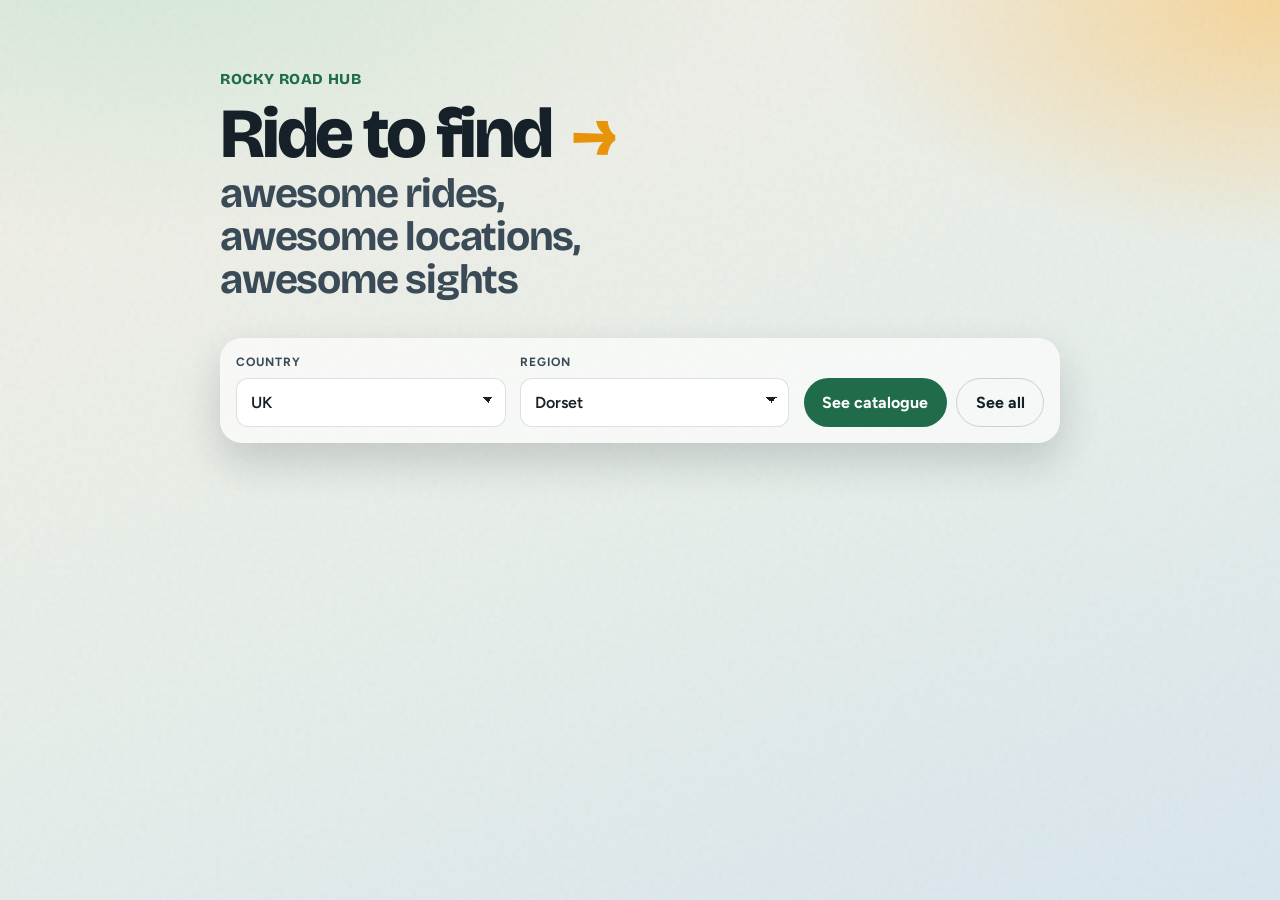
<file: index.html>
<!DOCTYPE html>
<html lang="en">
  <head>
    <meta charset="utf-8" />
    <meta name="viewport" content="width=device-width, initial-scale=1" />
    <title>Rocky Road Hub</title>
    <link rel="preconnect" href="https://fonts.googleapis.com" />
    <link rel="preconnect" href="https://fonts.gstatic.com" crossorigin />
    <link
      href="https://fonts.googleapis.com/css2?family=Bricolage+Grotesque:opsz,wght@12..96,500;12..96,700;12..96,800&family=Figtree:wght@400;500;600;700&display=swap"
      rel="stylesheet"
    />
    <link rel="stylesheet" href="css/styles.css" />
    <link rel="stylesheet" href="css/front.css" />
  </head>
  <body class="page-front">
    <div class="grain" aria-hidden="true"></div>

    <main class="front">
      <p class="brand">Rocky Road Hub</p>
      <h1 class="tagline">
        Ride to find
        <span class="tagline-arrow" aria-hidden="true">→</span>
        <span class="tagline-rest">awesome rides, awesome locations, awesome sights</span>
      </h1>

      <form class="finder" id="finder">
        <label class="finder-field">
          <span class="picker-label">Country</span>
          <select id="country" name="country"></select>
        </label>
        <label class="finder-field">
          <span class="picker-label">Region</span>
          <select id="region" name="region"></select>
        </label>
        <div class="finder-actions">
          <button type="button" class="btn-primary" id="see-catalogue">See catalogue</button>
          <button type="button" class="btn-ghost" id="see-all">See all</button>
        </div>
      </form>

      <section class="catalogue" id="catalogue-results" hidden aria-live="polite">
        <header class="catalogue-head">
          <h2 id="catalogue-title">Catalogue</h2>
          <p id="catalogue-note"></p>
        </header>
        <ul class="ride-list" id="ride-list"></ul>
      </section>
    </main>

    <script src="js/front.js" type="module"></script>
  </body>
</html>
</file>
<file: css/styles.css>
:root {
  --ink: #152028;
  --ink-soft: #3a4a56;
  --paper: #f3efe6;
  --paper-2: #e7efea;
  --moss: #1f6b4a;
  --moss-bright: #2f9e6b;
  --amber: #e8940a;
  --amber-hot: #ffb020;
  --asphalt: #24303a;
  --ribbon: #e85d04;
  --sky: #7eb8d4;
  --dull: #8a9096;
  --hotel: #3d5a80;
  --food: #c1121f;
  --sight: #0077b6;
  --twisty: #e85d04;
  --start: #1f6b4a;
  --shadow: 0 18px 40px rgba(21, 32, 40, 0.18);
  --radius: 18px;
  --font-display: "Bricolage Grotesque", system-ui, sans-serif;
  --font-body: "Figtree", system-ui, sans-serif;
}

*,
*::before,
*::after {
  box-sizing: border-box;
}

html,
body {
  margin: 0;
  min-height: 100%;
}

body {
  font-family: var(--font-body);
  color: var(--ink);
  background:
    radial-gradient(1200px 600px at 10% -10%, #cfe8d8 0%, transparent 55%),
    radial-gradient(900px 500px at 100% 0%, #f6d59a 0%, transparent 50%),
    linear-gradient(160deg, var(--paper) 0%, var(--paper-2) 55%, #d9e6ef 100%);
  line-height: 1.45;
}

.grain {
  pointer-events: none;
  position: fixed;
  inset: 0;
  opacity: 0.07;
  background-image: url("data:image/svg+xml,%3Csvg viewBox='0 0 200 200' xmlns='http://www.w3.org/2000/svg'%3E%3Cfilter id='n'%3E%3CfeTurbulence type='fractalNoise' baseFrequency='0.85' numOctaves='3' stitchTiles='stitch'/%3E%3C/filter%3E%3Crect width='100%25' height='100%25' filter='url(%23n)'/%3E%3C/svg%3E");
  z-index: 0;
}

.top,
.tabs,
.stage,
.foot {
  position: relative;
  z-index: 1;
}

.top {
  display: grid;
  gap: 1.25rem;
  padding: 1.5rem clamp(1rem, 3vw, 2.5rem) 0.75rem;
  max-width: 1280px;
  margin: 0 auto;
}

@media (min-width: 900px) {
  .top {
    grid-template-columns: 1.3fr 1fr;
    align-items: end;
  }
}

.brand {
  margin: 0;
  font-family: var(--font-display);
  font-weight: 800;
  font-size: clamp(1.7rem, 4vw, 2.6rem);
  letter-spacing: -0.03em;
  line-height: 1;
  color: var(--moss);
}

.top h1 {
  margin: 0.25rem 0 0.4rem;
  font-family: var(--font-display);
  font-size: clamp(1.15rem, 2.4vw, 1.55rem);
  font-weight: 700;
  letter-spacing: -0.02em;
}

.lede {
  margin: 0;
  max-width: 36rem;
  color: var(--ink-soft);
  font-size: 0.98rem;
}

.route-controls {
  display: grid;
  gap: 1rem;
}

.route-picker {
  display: grid;
  gap: 0.45rem;
}

.picker-label {
  font-size: 0.75rem;
  font-weight: 700;
  letter-spacing: 0.08em;
  text-transform: uppercase;
  color: var(--ink-soft);
}

.add-journey {
  display: grid;
  gap: 0.45rem;
  align-content: start;
}

.add-journey-btn {
  display: inline-flex;
  align-items: center;
  justify-content: center;
  width: fit-content;
  padding: 0.55rem 1rem;
  border-radius: 999px;
  border: 2px solid var(--moss);
  background: rgba(31, 107, 74, 0.1);
  color: var(--moss);
  font: inherit;
  font-weight: 700;
  cursor: pointer;
  transition: background 0.15s ease, transform 0.15s ease;
}

.add-journey-btn:hover {
  background: rgba(31, 107, 74, 0.18);
  transform: translateY(-1px);
}

.add-journey-btn input[type="file"] {
  position: absolute;
  width: 1px;
  height: 1px;
  padding: 0;
  margin: -1px;
  overflow: hidden;
  clip: rect(0, 0, 0, 0);
  white-space: nowrap;
  border: 0;
}

.add-journey-status {
  margin: 0;
  min-height: 1.2em;
  font-size: 0.85rem;
  color: var(--ink-soft);
}

.add-journey-status.is-error {
  color: var(--food);
}

.route-buttons {
  display: flex;
  flex-wrap: wrap;
  gap: 0.5rem;
}

.route-btn {
  appearance: none;
  border: 2px solid transparent;
  background: rgba(255, 255, 255, 0.72);
  color: var(--ink);
  font: inherit;
  font-weight: 600;
  padding: 0.55rem 0.85rem;
  border-radius: 999px;
  cursor: pointer;
  transition: transform 0.15s ease, border-color 0.15s ease, background 0.15s ease;
}

.route-btn:hover {
  transform: translateY(-1px);
  border-color: rgba(31, 107, 74, 0.35);
}

.route-btn.is-active {
  background: var(--asphalt);
  color: #fff;
  border-color: var(--asphalt);
}

.route-btn small {
  display: block;
  font-weight: 500;
  opacity: 0.75;
  font-size: 0.72rem;
}

.tabs {
  display: flex;
  gap: 0.35rem;
  overflow-x: auto;
  padding: 0.75rem clamp(1rem, 3vw, 2.5rem) 0;
  max-width: 1280px;
  margin: 0 auto;
  scrollbar-width: thin;
}

.tab {
  appearance: none;
  border: 0;
  background: transparent;
  color: var(--ink-soft);
  font: inherit;
  font-weight: 700;
  padding: 0.7rem 1rem;
  border-radius: 14px 14px 0 0;
  cursor: pointer;
  white-space: nowrap;
  border-bottom: 3px solid transparent;
}

.tab:hover {
  color: var(--ink);
  background: rgba(255, 255, 255, 0.45);
}

.tab.is-active {
  color: var(--ink);
  background: rgba(255, 255, 255, 0.85);
  border-bottom-color: var(--amber);
}

.stage {
  max-width: 1280px;
  margin: 0 auto;
  padding: 0 clamp(1rem, 3vw, 2.5rem) 1.5rem;
}

.panel {
  display: none;
  grid-template-columns: 1fr;
  gap: 0.85rem;
  background: rgba(255, 255, 255, 0.78);
  border-radius: var(--radius);
  padding: 0.75rem;
  box-shadow: var(--shadow);
  min-height: min(72vh, 720px);
}

.panel.is-active {
  display: grid;
}

@media (min-width: 960px) {
  .panel.is-active {
    grid-template-columns: minmax(0, 1fr) 280px;
  }
}

.map-pane {
  height: min(58vh, 560px);
  border-radius: 14px;
  overflow: hidden;
  background: #cfd8de;
}

.map-pane--half {
  height: min(38vh, 360px);
}

.map-pane--fly {
  height: min(52vh, 520px);
}

.elev-stack,
.fly-stack,
.cartoon-wrap {
  display: grid;
  gap: 0.65rem;
  min-width: 0;
}

.elev-chart-wrap {
  background: linear-gradient(180deg, #24303a, #1a2229);
  border-radius: 14px;
  padding: 0.65rem 0.75rem 0.5rem;
  color: #e8eef2;
}

#elev-canvas {
  width: 100%;
  height: 150px;
  display: block;
  cursor: crosshair;
}

.elev-readout {
  margin: 0.35rem 0 0;
  font-size: 0.85rem;
  opacity: 0.85;
}

.panel--cartoon.is-active {
  grid-template-columns: 1fr;
}

@media (min-width: 960px) {
  .panel--cartoon.is-active {
    grid-template-columns: minmax(0, 1fr) minmax(300px, 340px);
  }
}

.cartoon-main {
  display: grid;
  gap: 0.65rem;
  min-width: 0;
  grid-template-rows: auto auto auto;
}

.cartoon-wrap {
  background:
    radial-gradient(circle at 20% 20%, #ffe8a3 0%, transparent 40%),
    radial-gradient(circle at 80% 10%, #9ad0ea 0%, transparent 35%),
    linear-gradient(160deg, #fff8e7, #e8f5ef);
  border-radius: 14px;
  overflow: hidden;
  min-height: 0;
}

.cartoon-svg {
  width: 100%;
  height: min(48vh, 460px);
  display: block;
}

.road-list-panel {
  background: rgba(255, 255, 255, 0.9);
  border-radius: 14px;
  padding: 0.75rem 0.85rem;
  border: 1px solid rgba(21, 32, 40, 0.08);
}

.road-list-title {
  margin: 0 0 0.2rem;
  font-family: var(--font-display);
  font-size: 1.05rem;
}

.road-list {
  list-style: none;
  margin: 0.55rem 0 0;
  padding: 0;
  display: grid;
  gap: 0.4rem;
}

@media (min-width: 700px) {
  .road-list {
    grid-template-columns: 1fr 1fr;
  }
}

.road-list-item {
  display: grid;
  grid-template-columns: 40px 1fr auto;
  gap: 0.55rem;
  align-items: center;
  width: 100%;
  text-align: left;
  border: 2px solid transparent;
  background: rgba(243, 239, 230, 0.85);
  border-radius: 12px;
  padding: 0.5rem 0.6rem;
  cursor: pointer;
  font: inherit;
  color: inherit;
  transition: border-color 0.15s ease, transform 0.15s ease, background 0.15s ease;
}

.road-list-item:hover {
  transform: translateY(-1px);
  border-color: rgba(232, 148, 10, 0.45);
}

.road-list-item.is-active {
  border-color: var(--amber);
  background: #fff;
  box-shadow: 0 4px 14px rgba(21, 32, 40, 0.1);
}

.road-list-icon {
  width: 40px;
  height: 40px;
  border-radius: 10px;
  display: grid;
  place-items: center;
  background: transparent;
  padding: 0;
  overflow: hidden;
}

.road-list-icon .rr-icon {
  display: block;
  width: 40px;
  height: 40px;
}

.icon-bubble--svg {
  background: transparent !important;
  box-shadow: none;
  padding: 0;
  width: 34px;
  height: 34px;
}

.icon-bubble--svg .rr-icon {
  display: block;
  width: 28px;
  height: 28px;
}

.rr-marker-inner--svg {
  background: #fff !important;
  padding: 2px;
}

.rr-marker-inner--svg .rr-icon {
  display: block;
  width: 28px;
  height: 28px;
}

.story-kicker--with-icon {
  display: flex;
  align-items: center;
  gap: 0.45rem;
}

.story-kicker--with-icon .rr-icon {
  flex-shrink: 0;
}

.road-list-item strong {
  display: block;
  font-size: 0.92rem;
}

.road-list-item .road-meta {
  display: block;
  font-size: 0.78rem;
  color: var(--ink-soft);
}

.road-list-km {
  font-weight: 800;
  font-variant-numeric: tabular-nums;
  font-size: 0.9rem;
  color: var(--asphalt);
  white-space: nowrap;
}

.road-swatch {
  display: inline-block;
  width: 0.55rem;
  height: 0.55rem;
  border-radius: 2px;
  margin-right: 0.25rem;
  vertical-align: middle;
  box-shadow: inset 0 0 0 1px rgba(0, 0, 0, 0.2);
}

.cartoon-hint {
  margin: 0;
  padding: 0.35rem 0.15rem 0;
  font-size: 0.82rem;
  color: var(--ink-soft);
}

.side--story {
  background: linear-gradient(180deg, #fffdf8 0%, #f3efe6 100%);
}

.story-empty h2,
.story-detail h2 {
  margin: 0 0 0.25rem;
  font-family: var(--font-display);
  font-size: 1.15rem;
}

.story-kicker {
  margin: 0 0 0.65rem;
  font-size: 0.78rem;
  font-weight: 700;
  letter-spacing: 0.06em;
  text-transform: uppercase;
  color: var(--moss);
}

.story-body {
  margin: 0 0 1rem;
  font-size: 0.95rem;
  color: var(--ink);
}

.story-section-title {
  margin: 0 0 0.4rem;
  font-size: 0.72rem;
  font-weight: 700;
  letter-spacing: 0.08em;
  text-transform: uppercase;
  color: var(--ink-soft);
}

.road-stats {
  list-style: none;
  margin: 0 0 1rem;
  padding: 0;
  display: grid;
  grid-template-columns: repeat(2, minmax(0, 1fr));
  gap: 0.4rem;
}

.road-stats li {
  background: rgba(255, 255, 255, 0.85);
  border: 1px solid rgba(21, 32, 40, 0.08);
  border-radius: 10px;
  padding: 0.4rem 0.55rem;
  font-size: 0.82rem;
  font-weight: 600;
  font-variant-numeric: tabular-nums;
  text-align: center;
}

.story-sub {
  margin: 0 0 0.5rem;
  font-size: 0.82rem;
  font-weight: 600;
  color: var(--ink-soft);
}

.road-stop-list {
  list-style: none;
  margin: 0 0 1rem;
  padding: 0;
  display: grid;
  gap: 0.4rem;
}

.road-stop-btn {
  width: 100%;
  display: grid;
  grid-template-columns: auto 1fr;
  gap: 0.5rem;
  align-items: center;
  padding: 0.5rem 0.6rem;
  border-radius: 12px;
  background: rgba(255, 255, 255, 0.85);
  border: 1px solid rgba(21, 32, 40, 0.08);
  font: inherit;
  text-align: left;
  cursor: pointer;
  transition: border-color 0.15s ease, transform 0.15s ease;
}

.road-stop-btn:hover {
  transform: translateY(-1px);
  border-color: rgba(232, 148, 10, 0.45);
}

.road-stop-btn strong {
  display: block;
  font-size: 0.9rem;
}

.road-stop-btn span span {
  display: block;
  font-size: 0.78rem;
  color: var(--ink-soft);
}

.road-stop-empty {
  font-size: 0.82rem;
  color: var(--ink-soft);
  padding: 0.4rem 0;
}

.road-chips {
  display: flex;
  flex-wrap: wrap;
  gap: 0.35rem;
  margin: 0 0 1rem;
  padding: 0;
  list-style: none;
}

.road-chip {
  display: inline-flex;
  align-items: center;
  gap: 0.3rem;
  padding: 0.35rem 0.6rem;
  border-radius: 999px;
  background: var(--asphalt);
  color: #fff;
  font-size: 0.8rem;
  font-weight: 700;
  font-variant-numeric: tabular-nums;
}

.road-chip::before {
  content: none;
}

.road-chip--icon {
  padding-left: 0.35rem;
}

.road-chip--icon .rr-icon {
  width: 22px;
  height: 22px;
  flex-shrink: 0;
}

.turn-list {
  list-style: none;
  margin: 0 0 1rem;
  padding: 0;
  display: grid;
  gap: 0.5rem;
}

.turn-item {
  display: grid;
  grid-template-columns: 40px 1fr;
  gap: 0.55rem;
  align-items: start;
  padding: 0.55rem 0.6rem;
  border-radius: 12px;
  background: rgba(255, 255, 255, 0.85);
  border: 1px solid rgba(21, 32, 40, 0.08);
}

.turn-dir {
  width: 40px;
  height: 40px;
  border-radius: 10px;
  display: grid;
  place-items: center;
  background: #ffe8a3;
  font-size: 1.15rem;
  font-weight: 800;
}

.turn-item strong {
  display: block;
  font-size: 0.9rem;
}

.turn-item span {
  display: block;
  font-size: 0.8rem;
  color: var(--ink-soft);
}

.story-back {
  appearance: none;
  border: 0;
  background: transparent;
  color: var(--moss);
  font: inherit;
  font-weight: 700;
  font-size: 0.85rem;
  padding: 0;
  margin: 0 0 0.75rem;
  cursor: pointer;
  text-decoration: underline;
  text-underline-offset: 3px;
}

.side {
  background: rgba(243, 239, 230, 0.9);
  border-radius: 14px;
  padding: 0.9rem 0.95rem;
  overflow: auto;
  max-height: min(72vh, 720px);
}

.side h2 {
  margin: 0 0 0.25rem;
  font-family: var(--font-display);
  font-size: 1.15rem;
}

.side-hint {
  margin: 0 0 0.75rem;
  font-size: 0.85rem;
  color: var(--ink-soft);
}

.ann-list {
  list-style: none;
  margin: 0;
  padding: 0;
  display: grid;
  gap: 0.45rem;
}

.ann-list--compact {
  margin-top: 0.85rem;
}

.ann-item {
  display: grid;
  grid-template-columns: auto 1fr;
  gap: 0.55rem;
  align-items: start;
  width: 100%;
  text-align: left;
  border: 1px solid transparent;
  background: rgba(255, 255, 255, 0.7);
  border-radius: 12px;
  padding: 0.55rem 0.6rem;
  cursor: pointer;
  font: inherit;
  color: inherit;
  transition: border-color 0.15s ease, transform 0.15s ease;
}

.ann-item:hover,
.ann-item.is-active {
  border-color: rgba(232, 148, 10, 0.55);
  transform: translateX(2px);
}

.ann-item strong {
  display: block;
  font-size: 0.92rem;
}

.ann-item span {
  display: block;
  font-size: 0.8rem;
  color: var(--ink-soft);
}

.icon-bubble {
  width: 34px;
  height: 34px;
  border-radius: 50%;
  display: grid;
  place-items: center;
  flex-shrink: 0;
  font-size: 1rem;
  box-shadow: 0 4px 0 rgba(0, 0, 0, 0.12);
}

.icon-bubble[data-type="twisty"] { background: #ffd6a5; }
.icon-bubble[data-type="sight"] { background: #a8dadc; }
.icon-bubble[data-type="hotel"] { background: #cddafd; }
.icon-bubble[data-type="food"] { background: #ffb4a2; }
.icon-bubble[data-type="dull"] { background: #dfe3e6; }
.icon-bubble[data-type="start"] { background: #b7e4c7; }

.fly-controls {
  display: grid;
  grid-template-columns: auto 1fr auto;
  gap: 0.65rem;
  align-items: center;
  padding: 0.35rem 0.15rem;
}

.btn-play {
  appearance: none;
  border: 0;
  background: var(--moss);
  color: #fff;
  font: inherit;
  font-weight: 700;
  padding: 0.55rem 1rem;
  border-radius: 999px;
  cursor: pointer;
  min-width: 4.5rem;
}

.btn-play.is-playing {
  background: var(--ribbon);
}

#fly-scrub {
  width: 100%;
  accent-color: var(--amber);
}

.fly-km {
  font-variant-numeric: tabular-nums;
  font-weight: 700;
  font-size: 0.9rem;
  min-width: 4.5rem;
  text-align: right;
}

.now-card {
  background: #fff;
  border-radius: 12px;
  padding: 0.75rem;
  border-left: 5px solid var(--amber);
  min-height: 5.5rem;
}

.now-card h3 {
  margin: 0 0 0.25rem;
  font-family: var(--font-display);
  font-size: 1.05rem;
}

.now-card p {
  margin: 0;
  font-size: 0.88rem;
  color: var(--ink-soft);
}

.now-empty {
  margin: 0;
  color: var(--ink-soft);
  font-size: 0.9rem;
}

.foot {
  max-width: 1280px;
  margin: 0 auto;
  padding: 0.25rem clamp(1rem, 3vw, 2.5rem) 2rem;
  color: var(--ink-soft);
  font-size: 0.82rem;
}

.foot em {
  font-style: normal;
  font-weight: 600;
  color: var(--ink);
}

/* Leaflet marker chips */
.rr-marker {
  background: transparent;
  border: 0;
}

.rr-marker-inner {
  width: 36px;
  height: 36px;
  border-radius: 50%;
  display: grid;
  place-items: center;
  font-size: 1.05rem;
  box-shadow: 0 3px 0 rgba(0, 0, 0, 0.2);
  border: 2px solid #fff;
  transform: translateY(-4px);
}

.rr-bike {
  width: 28px;
  height: 28px;
  border-radius: 50%;
  background: var(--amber-hot);
  border: 3px solid #fff;
  box-shadow: 0 0 0 3px rgba(232, 148, 10, 0.35), 0 6px 14px rgba(0, 0, 0, 0.25);
}

.leaflet-container {
  font: inherit;
}
</file>
<file: css/front.css>
.crumb {
  margin: 0.35rem 0 0;
  font-size: 0.85rem;
  font-weight: 600;
}

.crumb a {
  color: var(--moss);
  text-decoration: none;
}

.crumb a:hover {
  text-decoration: underline;
}

.page-front {
  min-height: 100vh;
}

.front {
  position: relative;
  z-index: 1;
  max-width: 920px;
  margin: 0 auto;
  padding: clamp(2.5rem, 8vh, 5.5rem) clamp(1.25rem, 4vw, 2.5rem) 3rem;
}

.page-front .brand {
  font-size: 0.95rem;
  letter-spacing: 0.04em;
  text-transform: uppercase;
}

.tagline {
  margin: 0.85rem 0 0;
  max-width: 18ch;
  font-family: var(--font-display);
  font-weight: 800;
  font-size: clamp(2.6rem, 7vw, 4.4rem);
  letter-spacing: -0.045em;
  line-height: 0.95;
}

.tagline-arrow {
  display: inline-block;
  margin: 0 0.15em;
  color: var(--amber);
}

.tagline-rest {
  display: block;
  max-width: 16ch;
  margin-top: 0.35rem;
  font-size: 0.58em;
  font-weight: 700;
  letter-spacing: -0.03em;
  line-height: 1.05;
  color: var(--ink-soft);
}

.finder {
  display: grid;
  gap: 0.9rem;
  margin-top: 2.25rem;
  padding: 1rem;
  border-radius: calc(var(--radius) + 4px);
  background: rgba(255, 255, 255, 0.62);
  box-shadow: var(--shadow);
}

@media (min-width: 720px) {
  .finder {
    grid-template-columns: 1fr 1fr auto;
    align-items: end;
  }
}

.finder-field {
  display: grid;
  gap: 0.4rem;
}

.finder select {
  width: 100%;
  appearance: none;
  padding: 0.75rem 2.2rem 0.75rem 0.9rem;
  border: 1.5px solid rgba(21, 32, 40, 0.14);
  border-radius: 12px;
  background:
    linear-gradient(45deg, transparent 50%, var(--ink) 50%) right 1rem top 1.15rem / 6px 6px no-repeat,
    linear-gradient(135deg, var(--ink) 50%, transparent 50%) right 0.7rem top 1.15rem / 6px 6px no-repeat,
    #fff;
  color: var(--ink);
  font: inherit;
  font-weight: 600;
}

.finder-actions {
  display: flex;
  flex-wrap: wrap;
  gap: 0.6rem;
}

.btn-primary,
.btn-ghost {
  border-radius: 999px;
  padding: 0.75rem 1.15rem;
  font: inherit;
  font-weight: 700;
  cursor: pointer;
}

.btn-primary {
  border: 0;
  background: var(--moss);
  color: #fff;
}

.btn-primary:hover {
  background: #18583c;
}

.btn-ghost {
  border: 1.5px solid rgba(21, 32, 40, 0.18);
  background: transparent;
  color: var(--ink);
}

.btn-ghost:hover {
  background: rgba(255, 255, 255, 0.7);
}

.catalogue {
  margin-top: 1.75rem;
}

.catalogue-head h2 {
  margin: 0;
  font-family: var(--font-display);
  font-size: 1.45rem;
  letter-spacing: -0.03em;
}

.catalogue-head p {
  margin: 0.25rem 0 0;
  color: var(--ink-soft);
}

.ride-list {
  display: grid;
  gap: 0.75rem;
  margin: 1rem 0 0;
  padding: 0;
  list-style: none;
}

.ride-card {
  display: grid;
  gap: 0.35rem;
  padding: 1rem 1.1rem 0.95rem;
  border-radius: var(--radius);
  background: rgba(255, 255, 255, 0.78);
  color: inherit;
  box-shadow: 0 10px 24px rgba(21, 32, 40, 0.08);
}

.ride-card-place {
  margin: 0;
  font-size: 0.75rem;
  font-weight: 700;
  letter-spacing: 0.08em;
  text-transform: uppercase;
  color: var(--moss);
}

.ride-card h3 {
  margin: 0;
  font-family: var(--font-display);
  font-size: 1.25rem;
  letter-spacing: -0.03em;
}

.ride-card-summary {
  margin: 0;
  color: var(--ink-soft);
}

.ride-card-action {
  margin-top: 0.35rem;
  font-weight: 700;
  color: var(--amber);
}

.catalogue-empty {
  margin: 0;
  padding: 1rem 1.1rem;
  border-radius: var(--radius);
  background: rgba(255, 255, 255, 0.55);
  color: var(--ink-soft);
}

.bundle-list {
  margin: 0.35rem 0 0;
  padding: 0;
  list-style: none;
  color: var(--ink);
  font-weight: 600;
}

.bundle-list li + li {
  margin-top: 0.45rem;
}

.bundle-line {
  display: flex;
  align-items: center;
  justify-content: space-between;
  gap: 0.75rem;
}

.bundle-line .btn-buy-here {
  flex: 0 0 auto;
  min-width: 4.75rem;
  margin-top: 0;
  padding: 0.45rem 0.95rem;
}

.ride-card-actions {
  display: flex;
  flex-wrap: wrap;
  align-items: center;
  gap: 0.85rem;
  margin-top: 0.45rem;
}

.btn-buy-ride,
.btn-buy-here {
  display: inline-flex;
  align-items: center;
  justify-content: center;
  border: 0;
  border-radius: 999px;
  background: var(--amber);
  color: #152028;
  font: inherit;
  font-weight: 800;
  letter-spacing: 0.01em;
  text-decoration: none;
  cursor: pointer;
}

.btn-buy-ride[hidden],
#ride-buy-list[hidden] {
  display: none;
}

.btn-buy-ride {
  width: 100%;
  margin: 0 0 0.85rem;
  padding: 0.85rem 1rem;
  font-size: 1.05rem;
}

.btn-buy-ride[aria-expanded="true"] {
  background: var(--moss);
  color: #fff;
}

.btn-buy-here {
  width: fit-content;
  min-width: 8.5rem;
  margin-top: 0.35rem;
  padding: 0.7rem 1.15rem;
  font-size: 1rem;
}

.btn-buy-here:hover,
.btn-buy-ride:hover {
  filter: brightness(1.05);
}

.ride-buy-list {
  display: grid;
  gap: 0.65rem;
  margin: 0 0 1rem;
  padding: 0;
  list-style: none;
}

.ride-buy-list li {
  display: grid;
  gap: 0.2rem;
  padding: 0.75rem 0.8rem;
  border-radius: 14px;
  background: rgba(255, 255, 255, 0.78);
}

.ride-buy-list strong {
  font-family: var(--font-display);
  font-size: 1.05rem;
}

.ride-buy-list p {
  margin: 0;
  color: var(--ink-soft);
  font-size: 0.9rem;
}

.ann-stage {
  position: relative;
}

.ann-stage .ann-item {
  padding-right: 3.4rem;
}

.ann-stage .stage-buy,
.road-stop-list li.has-stage-buy .stage-buy {
  position: absolute;
  top: 0.48rem;
  right: 0.42rem;
  z-index: 1;
}

.story-title-row {
  display: flex;
  align-items: baseline;
  justify-content: space-between;
  gap: 0.6rem;
  margin: 0 0 0.25rem;
}

.story-title-row h2 {
  margin: 0;
}

.road-stop-list li.has-stage-buy {
  position: relative;
}

.road-stop-list li.has-stage-buy .road-stop-btn {
  padding-right: 3.4rem;
}

.stage-buy {
  display: inline-flex;
  align-items: center;
  padding: 0.05rem 0.4rem;
  border: 1px solid rgba(21, 32, 40, 0.18);
  border-radius: 999px;
  background: rgba(255, 255, 255, 0.9);
  color: var(--ink-soft);
  font-size: 0.68rem;
  font-weight: 700;
  letter-spacing: 0.06em;
  line-height: 1.45;
  text-decoration: none;
  text-transform: uppercase;
}

.stage-buy:hover {
  border-color: var(--amber);
  color: var(--ink);
}

.story-buy-spot {
  display: flex;
  flex-wrap: wrap;
  gap: 0.55rem;
  margin-top: 1rem;
}

.story-buy-row {
  display: grid;
  gap: 0.25rem;
}
</file>
